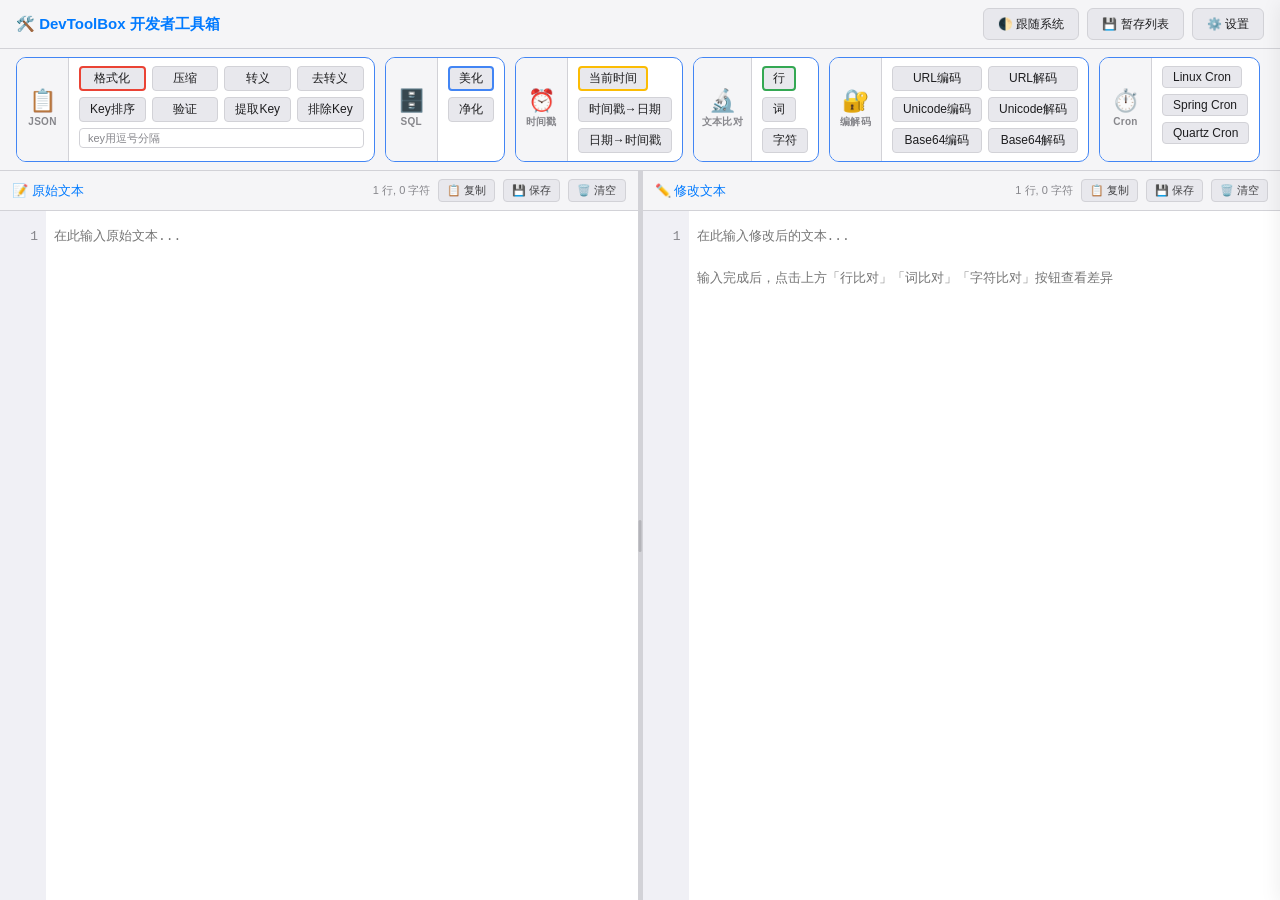
<file: index.html>
<!DOCTYPE html>
<html lang="zh-CN">
<head>
    <meta charset="UTF-8">
    <meta name="viewport" content="width=device-width, initial-scale=1.0">
    <title>DevToolBox 开发者工具箱</title>
    <link rel="stylesheet" href="css/style.css">
</head>
<body>
    <div class="app-container full-page">
        <!-- 顶部标题栏 -->
        <header class="toolbar full-page-toolbar">
            <div class="logo">🛠️ DevToolBox 开发者工具箱</div>
            <div class="toolbar-actions">
                <button id="btn-theme" class="action-btn" title="切换主题">🌙 主题</button>
                <button id="btn-storage" class="action-btn" title="数据暂存">💾 暂存列表</button>
                <a href="settings.html" class="action-btn" title="设置">⚙️ 设置</a>
            </div>
        </header>

        <!-- 功能区：动态渲染，根据配置显示/排序 -->
        <div class="function-area" id="function-area-container">
            <!-- 功能按钮由JS动态渲染 -->
        </div>

        <!-- 主内容区：左右分栏 -->
        <main class="main-content full-page-main">
            <!-- 左栏：输入区 -->
            <section class="panel input-panel" id="input-panel">
                <div class="panel-header">
                    <span class="panel-title diff-mode" id="input-panel-title">📝 原始文本</span>
                    <div class="panel-actions">
                        <span class="char-count" id="input-count">0 行, 0 字符</span>
                        <button class="panel-btn" id="btn-input-copy" title="复制输入内容">📋 复制</button>
                        <button class="panel-btn" id="btn-input-save" title="保存输入到暂存">💾 保存</button>
                        <button class="panel-btn" id="btn-input-clear" title="清空输入">🗑️ 清空</button>
                    </div>
                </div>
                <div class="code-area-wrapper">
                    <div class="line-numbers" id="input-line-numbers">1</div>
                    <textarea id="input-area" class="code-area code-area-with-lines" placeholder="在此输入原始文本..."></textarea>
                    <pre id="input-diff-view" class="code-area output-pre" style="display:none"><code id="input-diff-code"></code></pre>
                </div>
            </section>

            <!-- 可拖拽分割线 -->
            <div class="splitter" id="splitter" title="拖拽调整宽度"></div>

            <!-- 右栏：结果区 -->
            <section class="panel output-panel" id="output-panel">
                <div class="panel-header">
                    <span class="panel-title diff-mode" id="output-panel-title">✏️ 修改文本</span>
                    <div class="panel-actions">
                        <span class="status" id="status">就绪</span>
                        <button class="panel-btn diff-only" id="btn-diff-reset" title="重新编辑" style="display:none">🔄 重新编辑</button>
                        <button class="panel-btn json-tree-only" id="btn-json-expand" title="全部展开" style="display:none">▾ 展开</button>
                        <button class="panel-btn json-tree-only" id="btn-json-collapse" title="全部折叠" style="display:none">▸ 折叠</button>
                        <button class="panel-btn" id="btn-output-copy" title="复制结果">📋 复制</button>
                        <button class="panel-btn" id="btn-output-save" title="保存结果到暂存">💾 保存</button>
                        <button class="panel-btn" id="btn-output-clear" title="清空结果">🗑️ 清空</button>
                    </div>
                </div>
                <div class="diff-stats-wrapper" id="diff-stats-wrapper" style="display:none"></div>
                <div class="code-area-wrapper">
                    <div class="line-numbers" id="output-line-numbers">1</div>
                    <textarea id="output-textarea" class="code-area code-area-with-lines" placeholder="在此输入修改后的文本...&#10;&#10;输入完成后，点击上方「行比对」「词比对」「字符比对」按钮查看差异"></textarea>
                    <pre id="output-area" class="code-area output-pre" style="display:none"><code id="output-code"></code></pre>
                    <div id="json-tree-root" class="json-tree" style="display:none"></div>
                </div>
            </section>
        </main>
    </div>

    <!-- 数据暂存面板（侧边抽屉） -->
    <div class="storage-drawer" id="storage-drawer">
        <div class="storage-drawer-header">
            <h3>💾 数据暂存</h3>
            <button class="close-btn" id="storage-close">×</button>
        </div>
        <div class="storage-drawer-actions">
            <button class="func-btn primary" id="storage-save">保存当前内容</button>
            <button class="func-btn danger" id="storage-clear-all">清空全部</button>
        </div>
        <div class="storage-header">
            <input type="text" id="storage-search" placeholder="搜索暂存内容...">
            <span class="storage-count" id="storage-count">0/100</span>
        </div>
        <div class="storage-list" id="storage-list">
            <!-- 动态生成存储项 -->
        </div>
    </div>
    <div class="drawer-overlay" id="drawer-overlay"></div>

    <!-- 重命名弹窗 -->
    <div class="rename-modal" id="rename-modal" style="display: none;">
        <div class="rename-modal-content">
            <h4>重命名</h4>
            <input type="text" id="rename-input" class="func-input" style="width: 100%; min-width: auto; margin: 12px 0;" placeholder="输入新名称">
            <div class="btn-group" style="justify-content: flex-end; margin-top: 16px;">
                <button class="btn" id="rename-cancel">取消</button>
                <button class="btn primary" id="rename-confirm">确定</button>
            </div>
        </div>
    </div>

    <!-- Toast 提示 -->
    <div class="toast" id="toast"></div>

    <!-- 引入功能模块 -->
    <script src="js/modules/json-tools.js"></script>
    <script src="js/modules/codec-tools.js"></script>
    <script src="js/modules/timestamp.js"></script>
    <script src="js/modules/storage.js"></script>
    <script src="js/modules/cron-parser.js"></script>
    <script src="js/modules/sql-tools.js"></script>
    <script src="js/modules/diff-tools.js"></script>
    <script src="js/modules/usage-stats.js"></script>
    <script src="js/app.js"></script>
</body>
</html>
</file>
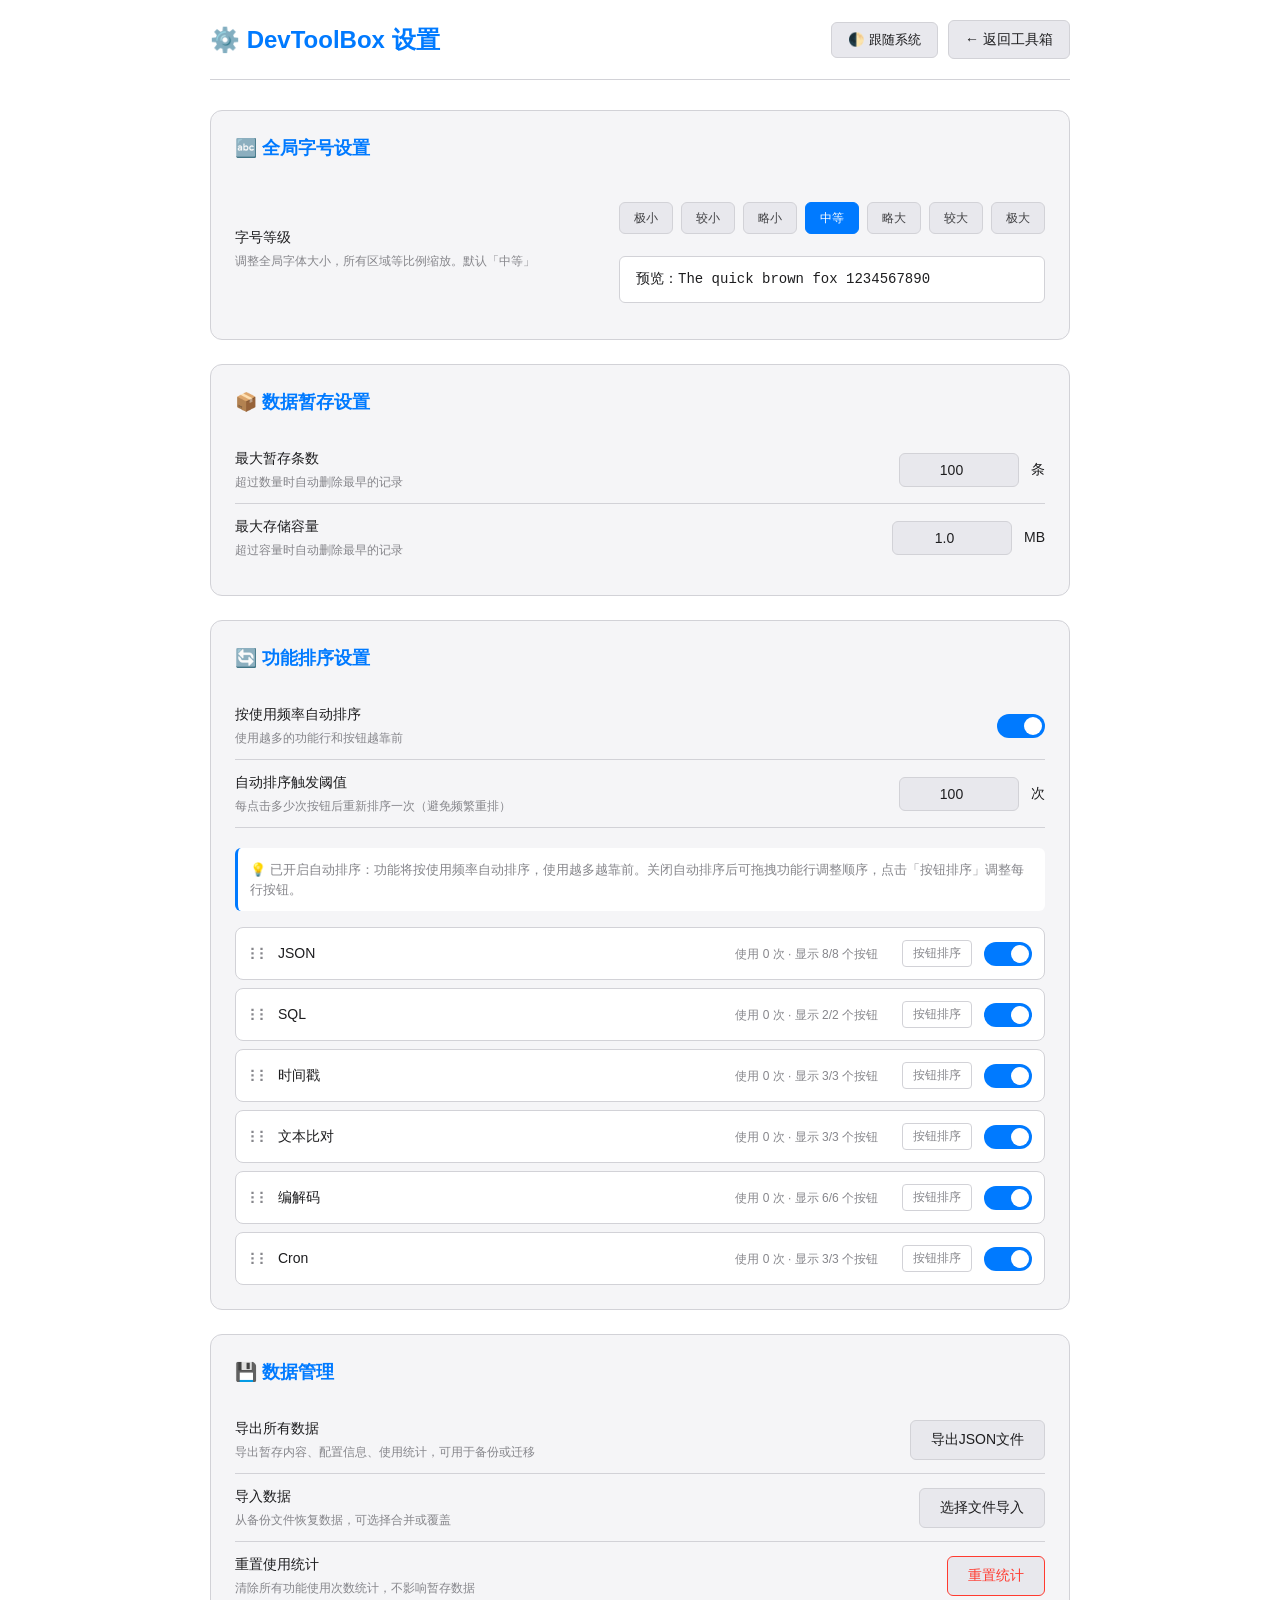
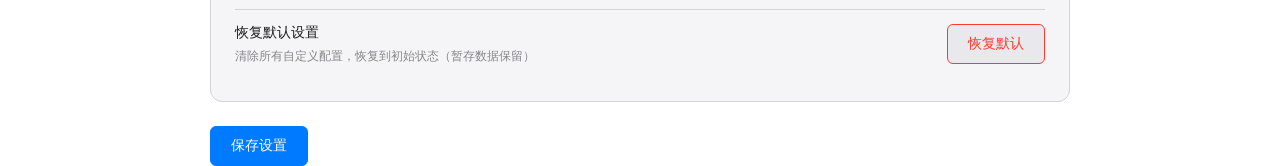
<file: settings.html>
<!DOCTYPE html>
<html lang="zh-CN">
<head>
    <meta charset="UTF-8">
    <meta name="viewport" content="width=device-width, initial-scale=1.0">
    <title>DevToolBox 设置</title>
    <link rel="stylesheet" href="css/style.css">
    <style>
        body {
            overflow: auto;
            padding: 20px;
            max-width: 900px;
            margin: 0 auto;
        }
        .settings-header {
            display: flex;
            align-items: center;
            justify-content: space-between;
            margin-bottom: 30px;
            padding-bottom: 20px;
            border-bottom: 1px solid var(--border);
        }
        .settings-header h1 {
            font-size: var(--fs-5xl);
            color: var(--accent);
        }
        .back-btn {
            padding: 8px 16px;
            border: 1px solid var(--border);
            background: var(--bg-tertiary);
            color: var(--text-primary);
            border-radius: 6px;
            cursor: pointer;
            text-decoration: none;
        }
        .back-btn:hover {
            border-color: var(--accent);
            color: var(--accent);
        }
        .settings-section {
            background: var(--bg-secondary);
            border-radius: 12px;
            padding: 24px;
            margin-bottom: 24px;
            border: 1px solid var(--border);
        }
        .section-title {
            font-size: var(--fs-4xl);
            font-weight: 600;
            margin-bottom: 20px;
            color: var(--accent);
            display: flex;
            align-items: center;
            gap: 8px;
        }
        .setting-row {
            display: flex;
            align-items: center;
            justify-content: space-between;
            padding: 12px 0;
            border-bottom: 1px solid var(--border);
        }
        .setting-row:last-child {
            border-bottom: none;
        }
        .setting-label {
            flex: 1;
        }
        .setting-label h4 {
            font-size: var(--fs-xl);
            font-weight: 500;
            margin-bottom: 4px;
        }
        .setting-label p {
            font-size: var(--fs-md);
            color: var(--text-muted);
        }
        .setting-control {
            display: flex;
            align-items: center;
            gap: 12px;
        }
        .setting-input {
            padding: 8px 12px;
            border: 1px solid var(--border);
            background: var(--bg-tertiary);
            color: var(--text-primary);
            border-radius: 6px;
            font-size: var(--fs-xl);
            width: 120px;
            text-align: center;
        }
        .setting-input:focus {
            outline: none;
            border-color: var(--accent);
        }
        /* 开关样式 */
        .switch {
            position: relative;
            width: 48px;
            height: 24px;
        }
        .switch input {
            opacity: 0;
            width: 0;
            height: 0;
        }
        .slider {
            position: absolute;
            cursor: pointer;
            top: 0;
            left: 0;
            right: 0;
            bottom: 0;
            background-color: var(--border);
            transition: .3s;
            border-radius: 24px;
        }
        .slider:before {
            position: absolute;
            content: "";
            height: 18px;
            width: 18px;
            left: 3px;
            bottom: 3px;
            background-color: white;
            transition: .3s;
            border-radius: 50%;
        }
        input:checked + .slider {
            background-color: var(--accent);
        }
        input:checked + .slider:before {
            transform: translateX(24px);
        }
        /* 排序列表 */
        .sort-list {
            display: flex;
            flex-direction: column;
            gap: 8px;
        }
        .sort-item {
            display: flex;
            align-items: center;
            gap: 12px;
            padding: 12px;
            background: var(--bg-primary);
            border: 1px solid var(--border);
            border-radius: 8px;
            transition: all 0.2s;
        }
        .sort-item.dragging {
            opacity: 0.5;
            border-style: dashed;
        }
        .sort-item.drag-over {
            border-color: var(--accent);
            border-style: dashed;
            background: var(--bg-tertiary);
        }
        .drag-handle {
            cursor: grab;
            color: var(--text-muted);
            font-size: var(--fs-4xl);
            user-select: none;
        }
        .drag-handle:active {
            cursor: grabbing;
        }
        .sort-item-name {
            flex: 1;
            font-size: var(--fs-xl);
        }
        .sort-item-count {
            font-size: var(--fs-md);
            color: var(--text-muted);
            margin-right: 12px;
        }
        /* 按钮组 */
        .btn-group {
            display: flex;
            gap: 12px;
            margin-top: 20px;
            flex-wrap: wrap;
        }
        .btn {
            padding: 10px 20px;
            border: 1px solid var(--border);
            background: var(--bg-tertiary);
            color: var(--text-primary);
            border-radius: 6px;
            cursor: pointer;
            font-size: var(--fs-xl);
            transition: all 0.2s;
        }
        .btn:hover {
            border-color: var(--accent);
            color: var(--accent);
        }
        .btn.primary {
            background: var(--accent);
            color: white;
            border-color: var(--accent);
        }
        .btn.primary:hover {
            background: var(--accent-hover);
        }
        .btn.danger {
            border-color: var(--error);
            color: var(--error);
        }
        .btn.danger:hover {
            background: var(--error);
            color: white;
        }
        /* 按钮排序按钮 */
        .btn-sort-buttons {
            padding: 4px 10px;
            font-size: var(--fs-md);
            border: 1px solid var(--border);
            background: var(--bg-primary);
            color: var(--text-muted);
            border-radius: 4px;
            cursor: pointer;
            transition: all 0.2s;
        }
        .btn-sort-buttons:hover {
            border-color: var(--accent);
            color: var(--accent);
        }
        /* 弹窗遮罩 */
        .modal-overlay {
            position: fixed;
            top: 0;
            left: 0;
            right: 0;
            bottom: 0;
            background: rgba(0,0,0,0.5);
            display: none;
            align-items: center;
            justify-content: center;
            z-index: 3000;
        }
        .modal-overlay.show {
            display: flex;
        }
        .modal {
            background: var(--bg-secondary);
            border-radius: 12px;
            width: 480px;
            max-width: 90vw;
            max-height: 80vh;
            overflow: hidden;
            display: flex;
            flex-direction: column;
            border: 1px solid var(--border);
            box-shadow: 0 10px 40px rgba(0,0,0,0.3);
        }
        .modal-header {
            padding: 16px 20px;
            border-bottom: 1px solid var(--border);
            display: flex;
            align-items: center;
            justify-content: space-between;
        }
        .modal-header h3 {
            font-size: var(--fs-3xl);
            font-weight: 600;
            margin: 0;
        }
        .modal-close {
            width: 28px;
            height: 28px;
            border: none;
            background: transparent;
            color: var(--text-muted);
            font-size: calc(20px * var(--font-scale));
            cursor: pointer;
            border-radius: 4px;
            display: flex;
            align-items: center;
            justify-content: center;
        }
        .modal-close:hover {
            background: var(--bg-tertiary);
            color: var(--text-primary);
        }
        .modal-body {
            padding: 20px;
            overflow-y: auto;
            flex: 1;
        }
        .modal-tip {
            font-size: var(--fs-md);
            color: var(--text-muted);
            margin-bottom: 16px;
            padding: 10px;
            background: var(--bg-primary);
            border-radius: 6px;
            border-left: 3px solid var(--accent);
        }
        /* 弹窗内按钮项 */
        .modal .sub-item {
            display: flex;
            align-items: center;
            gap: 8px;
            padding: 10px 12px;
            background: var(--bg-primary);
            border: 1px solid var(--border);
            border-radius: 8px;
            font-size: var(--fs-xl);
            margin-bottom: 8px;
            transition: all 0.2s;
        }
        .modal .sub-item:hover {
            border-color: var(--accent);
        }
        .modal .sub-item .item-name {
            flex: 1;
            font-weight: 500;
        }
        .modal .sub-item .item-count {
            font-size: var(--fs-md);
            color: var(--text-muted);
            margin-right: 8px;
        }
        /* 排序按钮组 */
        .sort-btn-group {
            display: flex;
            gap: 4px;
            margin-right: 8px;
        }
        .sort-btn {
            width: 28px;
            height: 28px;
            border: 1px solid var(--border);
            background: var(--bg-secondary);
            color: var(--text-secondary);
            border-radius: 4px;
            cursor: pointer;
            font-size: var(--fs-xl);
            display: flex;
            align-items: center;
            justify-content: center;
            padding: 0;
            transition: all 0.15s;
        }
        .sort-btn:hover:not(:disabled) {
            border-color: var(--accent);
            color: var(--accent);
            background: var(--bg-tertiary);
        }
        .sort-btn:disabled {
            opacity: 0.3;
            cursor: not-allowed;
        }
        /* 更明显的开关样式 */
        .modal .switch {
            transform: scale(1);
        }
        .modal .switch input:checked + .slider {
            background-color: var(--accent);
        }
        .modal .switch .slider:before {
            background-color: white;
            box-shadow: 0 1px 3px rgba(0,0,0,0.2);
        }
        .modal-footer {
            padding: 16px 20px;
            border-top: 1px solid var(--border);
            display: flex;
            justify-content: flex-end;
            gap: 12px;
        }
        .toast {
            position: fixed;
            bottom: 30px;
            left: 50%;
            transform: translateX(-50%) translateY(100px);
            padding: 12px 24px;
            background: var(--bg-tertiary);
            color: var(--text-primary);
            border-radius: 8px;
            font-size: var(--fs-lg);
            box-shadow: 0 4px 20px var(--shadow);
            opacity: 0;
            transition: all 0.3s ease;
            z-index: 2000;
        }
        .toast.show {
            transform: translateX(-50%) translateY(0);
            opacity: 1;
        }
        .toast.success {
            border-left: 4px solid var(--success);
        }
        .toast.error {
            border-left: 4px solid var(--error);
        }
        #import-file {
            display: none;
        }
        .sort-tip {
            font-size: var(--fs-lg);
            color: var(--text-muted);
            margin-bottom: 16px;
            padding: 12px;
            background: var(--bg-primary);
            border-radius: 6px;
            border-left: 3px solid var(--accent);
        }
    </style>
</head>
<body>
    <div class="settings-header">
        <h1>⚙️ DevToolBox 设置</h1>
        <div style="display: flex; gap: 10px; align-items: center;">
            <button id="theme-toggle" class="back-btn" title="切换主题">🌓 主题</button>
            <a href="index.html" class="back-btn">← 返回工具箱</a>
        </div>
    </div>

    <!-- 全局字号设置 -->
    <div class="settings-section">
        <div class="section-title">🔤 全局字号设置</div>
        <div class="setting-row">
            <div class="setting-label">
                <h4>字号等级</h4>
                <p>调整全局字体大小，所有区域等比例缩放。默认「中等」</p>
            </div>
            <div class="setting-control" style="flex-direction: column; align-items: stretch; gap: 10px;">
                <div class="font-scale-options" id="font-scale-options">
                    <div class="font-scale-option">
                        <input type="radio" name="font-scale" id="fs-0" value="0.8">
                        <label for="fs-0">极小</label>
                    </div>
                    <div class="font-scale-option">
                        <input type="radio" name="font-scale" id="fs-1" value="0.9">
                        <label for="fs-1">较小</label>
                    </div>
                    <div class="font-scale-option">
                        <input type="radio" name="font-scale" id="fs-2" value="0.95">
                        <label for="fs-2">略小</label>
                    </div>
                    <div class="font-scale-option">
                        <input type="radio" name="font-scale" id="fs-3" value="1" checked>
                        <label for="fs-3">中等</label>
                    </div>
                    <div class="font-scale-option">
                        <input type="radio" name="font-scale" id="fs-4" value="1.1">
                        <label for="fs-4">略大</label>
                    </div>
                    <div class="font-scale-option">
                        <input type="radio" name="font-scale" id="fs-5" value="1.2">
                        <label for="fs-5">较大</label>
                    </div>
                    <div class="font-scale-option">
                        <input type="radio" name="font-scale" id="fs-6" value="1.35">
                        <label for="fs-6">极大</label>
                    </div>
                </div>
                <div class="font-scale-preview" id="font-scale-preview">
                    预览：The quick brown fox 1234567890
                </div>
            </div>
        </div>
    </div>

    <!-- 暂存设置 -->
    <div class="settings-section">
        <div class="section-title">📦 数据暂存设置</div>
        <div class="setting-row">
            <div class="setting-label">
                <h4>最大暂存条数</h4>
                <p>超过数量时自动删除最早的记录</p>
            </div>
            <div class="setting-control">
                <input type="number" id="max-items" class="setting-input" min="10" max="500" value="100">
                <span>条</span>
            </div>
        </div>
        <div class="setting-row">
            <div class="setting-label">
                <h4>最大存储容量</h4>
                <p>超过容量时自动删除最早的记录</p>
            </div>
            <div class="setting-control">
                <input type="number" id="max-size" class="setting-input" min="0.1" max="10" step="0.1" value="1">
                <span>MB</span>
            </div>
        </div>
    </div>

    <!-- 排序设置 -->
    <div class="settings-section">
        <div class="section-title">🔄 功能排序设置</div>
        <div class="setting-row">
            <div class="setting-label">
                <h4>按使用频率自动排序</h4>
                <p>使用越多的功能行和按钮越靠前</p>
            </div>
            <div class="setting-control">
                <label class="switch">
                    <input type="checkbox" id="auto-sort" checked>
                    <span class="slider"></span>
                </label>
            </div>
        </div>
        <div class="setting-row">
            <div class="setting-label">
                <h4>自动排序触发阈值</h4>
                <p>每点击多少次按钮后重新排序一次（避免频繁重排）</p>
            </div>
            <div class="setting-control">
                <input type="number" id="sort-threshold" class="setting-input" min="10" max="1000" value="100">
                <span>次</span>
            </div>
        </div>
        <div id="sort-config" style="margin-top: 20px;">
            <div class="sort-tip" id="sort-tip">
                💡 关闭「按使用频率自动排序」后，可拖拽调整功能行和按钮的顺序，开关控制是否显示。
            </div>
            <div class="sort-list" id="rows-sort-list">
                <!-- 动态生成 -->
            </div>
        </div>
    </div>

    <!-- 数据管理 -->
    <div class="settings-section">
        <div class="section-title">💾 数据管理</div>
        <div class="setting-row">
            <div class="setting-label">
                <h4>导出所有数据</h4>
                <p>导出暂存内容、配置信息、使用统计，可用于备份或迁移</p>
            </div>
            <div class="setting-control">
                <button class="btn" id="btn-export">导出JSON文件</button>
            </div>
        </div>
        <div class="setting-row">
            <div class="setting-label">
                <h4>导入数据</h4>
                <p>从备份文件恢复数据，可选择合并或覆盖</p>
            </div>
            <div class="setting-control">
                <button class="btn" id="btn-import">选择文件导入</button>
                <input type="file" id="import-file" accept=".json">
            </div>
        </div>
        <div class="setting-row">
            <div class="setting-label">
                <h4>重置使用统计</h4>
                <p>清除所有功能使用次数统计，不影响暂存数据</p>
            </div>
            <div class="setting-control">
                <button class="btn danger" id="btn-reset-stats">重置统计</button>
            </div>
        </div>
        <div class="setting-row">
            <div class="setting-label">
                <h4>恢复默认设置</h4>
                <p>清除所有自定义配置，恢复到初始状态（暂存数据保留）</p>
            </div>
            <div class="setting-control">
                <button class="btn danger" id="btn-reset-all">恢复默认</button>
            </div>
        </div>
    </div>

    <div class="btn-group">
        <button class="btn primary" id="btn-save">保存设置</button>
    </div>

    <div class="toast" id="toast"></div>

    <!-- 按钮排序弹窗 -->
    <div class="modal-overlay" id="button-sort-modal">
        <div class="modal">
            <div class="modal-header">
                <h3 id="modal-title">按钮排序</h3>
                <button class="modal-close" id="modal-close">×</button>
            </div>
            <div class="modal-body">
                <div class="modal-tip">
                    💡 点击 ⏫置顶 ⬆️上移 ⬇️下移 ⏬置底 按钮调整顺序，右侧开关控制按钮是否显示。
                </div>
                <div class="sort-list" id="modal-buttons-list"></div>
            </div>
            <div class="modal-footer">
                <button class="btn" id="modal-cancel">取消</button>
                <button class="btn primary" id="modal-confirm">确定</button>
            </div>
        </div>
    </div>

    <!-- 所有JS都是外部文件，符合CSP要求，零内联脚本 -->
    <script src="js/modules/usage-stats.js"></script>
    <script src="js/modules/storage.js"></script>
    <script src="js/settings.js"></script>
</body>
</html>
</file>
<file: css/style.css>
/* ==========================================
   DevToolBox - Style System v2.1
   Unified design tokens + compact layout
   + Global font scale system
   + Google-color top-4 button borders
   ========================================== */

/* --- 1. Design Tokens --- */
:root {
    /* Colors - Dark theme (default) */
    --bg-primary: #1e1e2e;
    --bg-secondary: #2d2d3f;
    --bg-tertiary: #363649;
    --bg-elevated: #313244;
    --text-primary: #cdd6f4;
    --text-secondary: #a6adc8;
    --text-muted: #6c7086;
    --accent: #89b4fa;
    --accent-hover: #74c7ec;
    --accent-soft: rgba(137, 180, 250, 0.12);
    --success: #a6e3a1;
    --warning: #f9e2af;
    --error: #f38ba8;
    --border: #45475a;
    --border-light: #3b3d52;
    --shadow: rgba(0, 0, 0, 0.3);
    --line-number-bg: #252535;
    --line-number-color: #585b70;

    /* Google logo colors for top-4 buttons */
    --google-red: #ea4335;
    --google-blue: #4285f4;
    --google-yellow: #fbbc04;
    --google-green: #34a853;

    /* Spacing scale */
    --space-xs: 4px;
    --space-sm: 8px;
    --space-md: 12px;
    --space-lg: 16px;
    --space-xl: 24px;

    /* Radius scale */
    --radius-sm: 4px;
    --radius-md: 6px;
    --radius-lg: 8px;
    --radius-xl: 12px;

    /* Shadow scale */
    --shadow-sm: 0 1px 2px rgba(0, 0, 0, 0.08);
    --shadow-md: 0 2px 8px rgba(0, 0, 0, 0.12);
    --shadow-lg: 0 4px 20px rgba(0, 0, 0, 0.16);

    /* Transitions */
    --t-fast: 0.15s ease;
    --t-normal: 0.2s ease;
    --t-slow: 0.3s ease;

    /* Global font scale (1.0 = medium default) */
    --font-scale: 1;

    /* Font size scale (all derive from --font-scale) */
    --fs-xs:  calc(10px * var(--font-scale));
    --fs-sm:  calc(11px * var(--font-scale));
    --fs-md:  calc(12px * var(--font-scale));
    --fs-lg:  calc(13px * var(--font-scale));
    --fs-xl:  calc(14px * var(--font-scale));
    --fs-2xl: calc(15px * var(--font-scale));
    --fs-3xl: calc(16px * var(--font-scale));
    --fs-4xl: calc(18px * var(--font-scale));
    --fs-5xl: calc(24px * var(--font-scale));
}

[data-theme="light"] {
    --bg-primary: #ffffff;
    --bg-secondary: #f5f5f7;
    --bg-tertiary: #e8e8ed;
    --bg-elevated: #ffffff;
    --text-primary: #1d1d1f;
    --text-secondary: #424245;
    --text-muted: #86868b;
    --accent: #007aff;
    --accent-hover: #0066cc;
    --accent-soft: rgba(0, 122, 255, 0.08);
    --success: #34c759;
    --warning: #ff9500;
    --error: #ff3b30;
    --border: #d2d2d7;
    --border-light: #e2e2e7;
    --shadow: rgba(0, 0, 0, 0.1);
    --line-number-bg: #f0f0f5;
    --line-number-color: #86868b;

    --shadow-sm: 0 1px 2px rgba(0, 0, 0, 0.04);
    --shadow-md: 0 2px 8px rgba(0, 0, 0, 0.06);
    --shadow-lg: 0 4px 20px rgba(0, 0, 0, 0.08);
}

/* --- 2. Reset & Base --- */
* {
    margin: 0;
    padding: 0;
    box-sizing: border-box;
}

html, body {
    height: 100%;
    width: 100%;
}

body {
    font-family: -apple-system, BlinkMacSystemFont, 'Segoe UI', Roboto, 'Helvetica Neue', Arial, sans-serif;
    background: var(--bg-primary);
    color: var(--text-primary);
    font-size: var(--fs-xl);
    line-height: 1.5;
    overflow: hidden;
}

/* --- 3. App Layout --- */
.app-container {
    display: flex;
    flex-direction: column;
    height: 100vh;
    width: 100vw;
}

/* --- 4. Toolbar --- */
.toolbar {
    display: flex;
    align-items: center;
    justify-content: space-between;
    padding: var(--space-sm) var(--space-lg);
    background: var(--bg-secondary);
    border-bottom: 1px solid var(--border);
    gap: var(--space-md);
    flex-shrink: 0;
}

.logo {
    font-size: var(--fs-2xl);
    font-weight: 600;
    color: var(--accent);
    white-space: nowrap;
}

.toolbar-actions {
    display: flex;
    gap: var(--space-sm);
}

.action-btn {
    padding: 6px 14px;
    border: 1px solid var(--border);
    background: var(--bg-tertiary);
    color: var(--text-primary);
    border-radius: var(--radius-md);
    cursor: pointer;
    font-size: var(--fs-md);
    transition: all var(--t-normal);
    text-decoration: none;
    display: inline-flex;
    align-items: center;
}

.action-btn:hover {
    background: var(--accent);
    color: white;
    border-color: var(--accent);
    box-shadow: var(--shadow-sm);
}

/* --- 5. Function Area (卡片式布局) --- */
.function-area {
    display: flex;
    flex-wrap: wrap;
    gap: 10px;
    padding: var(--space-sm) var(--space-lg);
    background: var(--bg-secondary);
    border-bottom: 1px solid var(--border);
    flex-shrink: 0;
}

.func-block {
    flex: 0 1 auto;
    min-width: 0;
    max-width: 480px;
    display: flex;
    align-items: stretch;
    border: 1.5px solid var(--google-blue);
    border-radius: 10px;
    background: var(--bg-primary);
    overflow: hidden;
    transition: box-shadow var(--t-normal), transform var(--t-normal);
}

.func-block:hover {
    box-shadow: 0 2px 12px rgba(66, 133, 244, 0.15);
    transform: translateY(-1px);
}

.func-block-info {
    flex: 0 0 auto;
    display: flex;
    flex-direction: column;
    align-items: center;
    justify-content: center;
    gap: 2px;
    padding: 8px 8px;
    min-width: 52px;
    background: var(--bg-secondary);
    border-right: 1px solid var(--border);
}

.func-block-logo {
    font-size: 22px;
    line-height: 1;
}

.func-block-desc {
    font-size: var(--fs-xs);
    color: var(--text-muted);
    font-weight: 600;
    white-space: nowrap;
    letter-spacing: 0.3px;
}

.func-block-btns {
    flex: 0 1 auto;
    display: grid;
    grid-template-columns: repeat(var(--btn-cols, 2), minmax(0, 1fr));
    gap: 6px;
    padding: 8px 10px;
    min-width: 0;
    align-content: start;
    justify-content: start;
}

.func-block-btns .func-btn {
    min-width: 0;
    max-width: 100%;
    overflow: hidden;
    text-overflow: ellipsis;
    white-space: nowrap;
}

/* 1 列布局：按钮按内容自然宽度左对齐，避免单按钮过宽 */
.func-block-btns[style*="--btn-cols: 1"] .func-btn {
    width: auto;
    max-width: 220px;
    justify-self: start;
}

.func-block-btns .func-input,
.func-block-btns .func-input-full {
    grid-column: 1 / -1;
    margin: 0;
    width: 100%;
}

.func-input {
    padding: 3px var(--space-sm);
    border: 1px solid var(--border);
    background: var(--bg-primary);
    color: var(--text-primary);
    border-radius: var(--radius-sm);
    font-size: var(--fs-sm);
    outline: none;
}

.func-input:focus {
    border-color: var(--accent);
    box-shadow: 0 0 0 2px var(--accent-soft);
}

.func-input::placeholder {
    color: var(--text-muted);
}

/* --- 6. Main Content & Splitter --- */
.main-content {
    display: flex;
    flex: 1;
    overflow: hidden;
    min-height: 0;
}

.full-page-main {
    padding: 0;
}

.splitter {
    width: 5px;
    background: var(--border);
    cursor: col-resize;
    flex-shrink: 0;
    position: relative;
    transition: background var(--t-normal);
    z-index: 5;
}

.splitter::after {
    content: '';
    position: absolute;
    top: 50%;
    left: 50%;
    transform: translate(-50%, -50%);
    width: 3px;
    height: 32px;
    background: var(--text-muted);
    border-radius: var(--radius-sm);
    opacity: 0.4;
    transition: all var(--t-normal);
}

.splitter:hover {
    background: var(--accent);
}

.splitter:hover::after {
    opacity: 1;
    background: white;
}

.splitter.dragging {
    background: var(--accent);
}

.splitter.dragging::after {
    opacity: 1;
    background: white;
    height: 48px;
}

/* --- 7. Panels --- */
.panel {
    flex: 1;
    display: flex;
    flex-direction: column;
    min-width: 0;
    overflow: hidden;
}

.panel-header {
    display: flex;
    align-items: center;
    justify-content: space-between;
    padding: var(--space-sm) var(--space-md);
    background: var(--bg-secondary);
    border-bottom: 1px solid var(--border);
    flex-shrink: 0;
}

.panel-title {
    font-weight: 500;
    font-size: var(--fs-lg);
}

.panel-actions {
    display: flex;
    align-items: center;
    gap: var(--space-sm);
}

.panel-btn {
    padding: 3px var(--space-sm);
    border: 1px solid var(--border);
    background: var(--bg-tertiary);
    color: var(--text-secondary);
    border-radius: var(--radius-sm);
    cursor: pointer;
    font-size: var(--fs-sm);
    transition: all var(--t-normal);
}

.panel-btn:hover {
    border-color: var(--accent);
    color: var(--accent);
    background: var(--accent-soft);
}

.panel-btn:active {
    transform: scale(0.96);
}

.char-count, .status {
    font-size: var(--fs-sm);
    color: var(--text-muted);
}

.status.success {
    color: var(--success);
}

.status.error {
    color: var(--error);
}

/* --- 8. Code Areas & Line Numbers --- */
.code-area-wrapper {
    flex: 1;
    display: flex;
    overflow: hidden;
    position: relative;
    min-height: 0;
}

.line-numbers {
    background: var(--line-number-bg);
    color: var(--line-number-color);
    padding: var(--space-lg) var(--space-sm) var(--space-lg) var(--space-md);
    text-align: right;
    font-family: 'SF Mono', Monaco, 'Cascadia Code', 'Roboto Mono', Consolas, 'Courier New', monospace;
    font-size: var(--fs-lg);
    line-height: 1.6;
    user-select: none;
    overflow: hidden;
    min-width: 46px;
    white-space: pre;
    flex-shrink: 0;
}

.code-area {
    flex: 1;
    width: 100%;
    padding: var(--space-lg);
    border: none;
    background: var(--bg-primary);
    color: var(--text-primary);
    font-family: 'SF Mono', Monaco, 'Cascadia Code', 'Roboto Mono', Consolas, 'Courier New', monospace;
    font-size: var(--fs-lg);
    line-height: 1.6;
    resize: none;
    outline: none;
    tab-size: 2;
    overflow: auto;
}

.code-area-with-lines {
    padding-left: var(--space-sm);
}

.output-pre {
    margin: 0;
    padding: var(--space-lg) var(--space-lg) var(--space-lg) var(--space-sm);
    white-space: pre;
    overflow: auto;
}

#output-code {
    display: block;
    font-family: 'SF Mono', Monaco, 'Cascadia Code', 'Roboto Mono', Consolas, 'Courier New', monospace;
    font-size: var(--fs-lg);
    line-height: 1.6;
    white-space: pre;
}

/* --- 9. Buttons --- */
.func-btn {
    padding: 3px 10px;
    border: 1px solid var(--border);
    background: var(--bg-tertiary);
    color: var(--text-primary);
    border-radius: var(--radius-sm);
    cursor: pointer;
    font-size: var(--fs-md);
    transition: all var(--t-normal);
    white-space: nowrap;
    position: relative;
}

.func-btn:hover {
    border-color: var(--accent);
    color: var(--accent);
    background: var(--accent-soft);
}

.func-btn:active {
    transform: scale(0.95);
}

/* Top-4 frequent buttons: Google logo color borders */
.func-btn.top-1 {
    border: 2px solid var(--google-red);
    padding: 2px 9px;
}
.func-btn.top-1:hover {
    border-color: var(--google-red);
    color: var(--google-red);
    background: rgba(234, 67, 53, 0.12);
}

.func-btn.top-2 {
    border: 2px solid var(--google-blue);
    padding: 2px 9px;
}
.func-btn.top-2:hover {
    border-color: var(--google-blue);
    color: var(--google-blue);
    background: rgba(66, 133, 244, 0.12);
}

.func-btn.top-3 {
    border: 2px solid var(--google-yellow);
    padding: 2px 9px;
}
.func-btn.top-3:hover {
    border-color: var(--google-yellow);
    color: var(--google-yellow);
    background: rgba(251, 188, 4, 0.12);
}

.func-btn.top-4 {
    border: 2px solid var(--google-green);
    padding: 2px 9px;
}
.func-btn.top-4:hover {
    border-color: var(--google-green);
    color: var(--google-green);
    background: rgba(52, 168, 83, 0.12);
}

/* Active state (last clicked) */
.func-btn.active {
    background: var(--accent-soft);
    border-color: var(--accent);
    color: var(--accent);
}

/* Keep primary/danger for storage drawer context */
.func-btn.primary {
    background: var(--accent);
    color: white;
    border-color: var(--accent);
    font-weight: 500;
}

.func-btn.primary:hover {
    background: var(--accent-hover);
    border-color: var(--accent-hover);
    color: white;
    box-shadow: var(--shadow-sm);
}

.func-btn.danger {
    border-color: var(--error);
    color: var(--error);
}

.func-btn.danger:hover {
    background: var(--error);
    color: white;
}

/* Generic btn (modal) */
.btn {
    padding: 6px 16px;
    border: 1px solid var(--border);
    background: var(--bg-tertiary);
    color: var(--text-primary);
    border-radius: var(--radius-md);
    cursor: pointer;
    font-size: var(--fs-lg);
    transition: all var(--t-normal);
}

.btn:hover {
    border-color: var(--accent);
    color: var(--accent);
}

.btn.primary {
    background: var(--accent);
    color: white;
    border-color: var(--accent);
}

.btn.primary:hover {
    background: var(--accent-hover);
}

.btn-group {
    display: flex;
    gap: var(--space-sm);
    align-items: center;
}

/* --- 10. Syntax Highlighting --- */
.json-key { color: #89b4fa; }
.json-string { color: #a6e3a1; }
.json-number { color: #fab387; }
.json-boolean { color: #f38ba8; }
.json-null { color: #cba6f7; }
.json-bracket { color: var(--text-secondary); }

[data-theme="light"] .json-key { color: #0066cc; }
[data-theme="light"] .json-string { color: #248a37; }
[data-theme="light"] .json-number { color: #e67700; }
[data-theme="light"] .json-boolean { color: #d70015; }
[data-theme="light"] .json-null { color: #8e44ad; }

.sql-keyword { color: #89b4fa; font-weight: 500; }
.sql-string { color: #a6e3a1; }
.sql-comment { color: #6c7086; font-style: italic; }
.sql-number { color: #fab387; }
.sql-function { color: #f5c2e7; }

[data-theme="light"] .sql-keyword { color: #0066cc; font-weight: 500; }
[data-theme="light"] .sql-string { color: #248a37; }
[data-theme="light"] .sql-comment { color: #86868b; font-style: italic; }
[data-theme="light"] .sql-number { color: #e67700; }
[data-theme="light"] .sql-function { color: #ad1457; }

/* --- 11. Storage Drawer --- */
.storage-drawer {
    position: fixed;
    top: 0;
    right: -400px;
    width: 400px;
    height: 100vh;
    background: var(--bg-secondary);
    border-left: 1px solid var(--border);
    z-index: 1000;
    transition: right var(--t-slow);
    display: flex;
    flex-direction: column;
    box-shadow: var(--shadow-lg);
}

.storage-drawer.open {
    right: 0;
}

.drawer-overlay {
    position: fixed;
    top: 0;
    left: 0;
    right: 0;
    bottom: 0;
    background: rgba(0, 0, 0, 0.5);
    z-index: 999;
    opacity: 0;
    pointer-events: none;
    transition: opacity var(--t-slow);
}

.drawer-overlay.open {
    opacity: 1;
    pointer-events: auto;
}

.storage-drawer-header {
    display: flex;
    justify-content: space-between;
    align-items: center;
    padding: var(--space-md) var(--space-lg);
    border-bottom: 1px solid var(--border);
}

.storage-drawer-header h3 {
    font-size: var(--fs-2xl);
    font-weight: 600;
}

.close-btn {
    width: 28px;
    height: 28px;
    border: none;
    background: var(--bg-tertiary);
    color: var(--text-secondary);
    border-radius: 50%;
    font-size: calc(20px * var(--font-scale));
    cursor: pointer;
    display: flex;
    align-items: center;
    justify-content: center;
    line-height: 1;
    transition: all var(--t-normal);
}

.close-btn:hover {
    background: var(--error);
    color: white;
}

.storage-drawer-actions {
    display: flex;
    gap: var(--space-sm);
    padding: var(--space-md) var(--space-lg);
    border-bottom: 1px solid var(--border);
}

.storage-drawer-actions .func-btn {
    flex: 1;
    padding: 6px 14px;
    font-size: var(--fs-lg);
}

.storage-header {
    display: flex;
    gap: var(--space-md);
    padding: var(--space-md) var(--space-lg);
    background: var(--bg-secondary);
    border-bottom: 1px solid var(--border);
    align-items: center;
}

#storage-search {
    flex: 1;
    padding: var(--space-sm) var(--space-md);
    border: 1px solid var(--border);
    background: var(--bg-tertiary);
    color: var(--text-primary);
    border-radius: var(--radius-md);
    font-size: var(--fs-lg);
    outline: none;
}

#storage-search:focus {
    border-color: var(--accent);
}

.storage-count {
    font-size: var(--fs-md);
    color: var(--text-muted);
    white-space: nowrap;
}

.storage-list {
    flex: 1;
    overflow-y: auto;
    padding: var(--space-md);
}

.storage-item {
    padding: var(--space-md);
    background: var(--bg-primary);
    border: 1px solid var(--border);
    border-radius: var(--radius-lg);
    margin-bottom: var(--space-sm);
    cursor: pointer;
    transition: all var(--t-normal);
}

.storage-item:hover {
    border-color: var(--accent);
    box-shadow: var(--shadow-sm);
}

.storage-item-header {
    display: flex;
    justify-content: space-between;
    align-items: start;
    margin-bottom: 6px;
}

.storage-item-summary {
    font-weight: 500;
    font-size: var(--fs-lg);
    color: var(--text-primary);
    flex: 1;
    margin-right: var(--space-sm);
    overflow: hidden;
    text-overflow: ellipsis;
    white-space: nowrap;
}

.storage-item-time {
    font-size: var(--fs-sm);
    color: var(--text-muted);
    white-space: nowrap;
}

.storage-item-preview {
    font-size: var(--fs-md);
    color: var(--text-secondary);
    overflow: hidden;
    text-overflow: ellipsis;
    white-space: nowrap;
    margin-bottom: var(--space-sm);
}

.storage-item-actions {
    display: flex;
    gap: 6px;
}

.storage-item-actions button {
    padding: 3px var(--space-sm);
    font-size: var(--fs-sm);
    border: 1px solid var(--border);
    background: var(--bg-tertiary);
    color: var(--text-secondary);
    border-radius: var(--radius-sm);
    cursor: pointer;
    transition: all var(--t-normal);
}

.storage-item-actions button:hover {
    border-color: var(--accent);
    color: var(--accent);
}

.storage-item-actions button.delete:hover {
    border-color: var(--error);
    color: var(--error);
}

/* --- 12. Toast --- */
.toast {
    position: fixed;
    bottom: 30px;
    left: 50%;
    transform: translateX(-50%) translateY(100px);
    padding: var(--space-md) var(--space-xl);
    background: var(--bg-elevated);
    color: var(--text-primary);
    border: 1px solid var(--border);
    border-radius: var(--radius-lg);
    font-size: var(--fs-lg);
    box-shadow: var(--shadow-lg);
    opacity: 0;
    transition: all var(--t-slow);
    z-index: 2000;
    pointer-events: none;
}

.toast.show {
    transform: translateX(-50%) translateY(0);
    opacity: 1;
}

.toast.success {
    border-left: 3px solid var(--success);
}

.toast.error {
    border-left: 3px solid var(--error);
}

/* --- 13. Scrollbar --- */
::-webkit-scrollbar {
    width: 6px;
    height: 6px;
}

::-webkit-scrollbar-track {
    background: transparent;
}

::-webkit-scrollbar-thumb {
    background: var(--border);
    border-radius: var(--radius-sm);
}

::-webkit-scrollbar-thumb:hover {
    background: var(--text-muted);
}

/* --- 14. Special Results --- */
.cron-result {
    padding: var(--space-md) 0;
}

.cron-result-item {
    padding: var(--space-sm) var(--space-md);
    background: var(--bg-secondary);
    border-radius: var(--radius-sm);
    margin-bottom: 6px;
    font-family: 'SF Mono', Monaco, monospace;
    font-size: var(--fs-lg);
    cursor: pointer;
    transition: background var(--t-normal);
}

.cron-result-item:hover {
    background: var(--bg-tertiary);
}

.cron-next-label {
    color: var(--accent);
    font-weight: 500;
    margin-bottom: var(--space-sm);
}

.timestamp-result {
    padding: var(--space-sm) 0;
}

.timestamp-row {
    display: flex;
    justify-content: space-between;
    padding: var(--space-sm) 0;
    border-bottom: 1px solid var(--border);
}

.timestamp-row:last-child {
    border-bottom: none;
}

.timestamp-label {
    color: var(--text-secondary);
}

.timestamp-value {
    font-family: 'SF Mono', Monaco, monospace;
    color: var(--accent);
    cursor: pointer;
}

.timestamp-value:hover {
    text-decoration: underline;
}

/* --- 15. Modal --- */
.rename-modal {
    position: fixed;
    top: 0;
    left: 0;
    right: 0;
    bottom: 0;
    background: rgba(0, 0, 0, 0.5);
    z-index: 1500;
    display: flex;
    align-items: center;
    justify-content: center;
}

.rename-modal-content {
    background: var(--bg-secondary);
    padding: var(--space-xl);
    border-radius: var(--radius-xl);
    width: 400px;
    border: 1px solid var(--border);
    box-shadow: var(--shadow-lg);
}

.rename-modal-content h4 {
    margin: 0;
    font-size: var(--fs-3xl);
}

/* --- 16. Empty State --- */
.empty-state {
    text-align: center;
    padding: 60px 20px;
    color: var(--text-muted);
}

.empty-state-icon {
    font-size: 48px;
    margin-bottom: var(--space-lg);
    opacity: 0.5;
}

/* --- 17. Responsive --- */
@media (max-width: 900px) {
    body {
        overflow: auto;
    }

    .app-container {
        height: auto;
        min-height: 100vh;
    }

    .function-area {
        padding: var(--space-xs) var(--space-sm);
        gap: var(--space-xs);
    }

    .func-block {
        min-width: 0;
        max-width: 100%;
    }

    /* 窄屏时统一为 2 列，不再跟随 --btn-cols */
    .func-block-btns {
        grid-template-columns: repeat(2, minmax(0, 1fr)) !important;
    }

    .func-block-btns .func-input,
    .func-block-btns .func-input-full {
        grid-column: 1 / -1;
    }

    .func-btn {
        padding: 3px 8px;
        font-size: var(--fs-sm);
    }

    .func-input {
        font-size: var(--fs-xs);
    }

    .main-content {
        flex-direction: column;
        overflow: visible;
    }

    .panel {
        min-height: 280px;
    }

    .splitter {
        display: none;
    }

    .storage-drawer {
        width: 100%;
        right: -100%;
    }

    .logo {
        font-size: var(--fs-lg);
    }

    .action-btn {
        padding: 5px 10px;
        font-size: var(--fs-sm);
    }
}

/* --- 18. Font Size Setting (settings page) --- */
.font-scale-options {
    display: flex;
    gap: var(--space-sm);
    flex-wrap: wrap;
    margin-top: var(--space-sm);
}

.font-scale-option {
    display: flex;
    flex-direction: column;
    align-items: center;
    gap: 4px;
    cursor: pointer;
}

.font-scale-option input[type="radio"] {
    display: none;
}

.font-scale-option label {
    padding: 6px 14px;
    border: 1px solid var(--border);
    background: var(--bg-tertiary);
    color: var(--text-secondary);
    border-radius: var(--radius-md);
    font-size: var(--fs-md);
    transition: all var(--t-normal);
    white-space: nowrap;
    cursor: pointer;
}

.font-scale-option input[type="radio"]:checked + label {
    background: var(--accent);
    color: white;
    border-color: var(--accent);
    font-weight: 500;
}

.font-scale-option label:hover {
    border-color: var(--accent);
    color: var(--accent);
}

.font-scale-option input[type="radio"]:checked + label:hover {
    background: var(--accent-hover);
    color: white;
}

.font-scale-preview {
    margin-top: var(--space-md);
    padding: var(--space-md) var(--space-lg);
    background: var(--bg-primary);
    border: 1px solid var(--border);
    border-radius: var(--radius-md);
    font-family: 'SF Mono', Monaco, monospace;
}

/* --- 19. Diff 模式样式 --- */

/* diff 统计栏 */
.diff-stats-wrapper {
    flex-shrink: 0;
    padding: 0;
    background: var(--bg-secondary);
    border-bottom: 1px solid var(--border);
}

.diff-stats-bar {
    display: flex;
    align-items: center;
    gap: var(--space-md);
    padding: 4px var(--space-md);
    font-size: var(--fs-sm);
}

.diff-stats-type {
    font-weight: 600;
    color: var(--accent);
    padding: 2px 8px;
    background: var(--accent-soft);
    border-radius: var(--radius-sm);
}

.diff-stats-item {
    color: var(--text-secondary);
}

.diff-stats-add { color: var(--success); }
.diff-stats-del { color: var(--error); }
.diff-stats-eq  { color: var(--text-muted); }
.diff-stats-total { color: var(--text-secondary); margin-left: auto; }

/* 行级 diff — 每行一个 block */
.diff-line {
    display: block;
    padding: 0 4px;
    line-height: 1.6;
    white-space: pre-wrap;
    word-break: break-all;
}

.diff-eq {
    color: var(--text-secondary);
}

.diff-del {
    background: rgba(243, 139, 168, 0.15);
    color: var(--error);
    border-left: 3px solid var(--error);
    padding-left: 6px;
}

.diff-add {
    background: rgba(166, 227, 161, 0.15);
    color: var(--success);
    border-left: 3px solid var(--success);
    padding-left: 6px;
}

.diff-placeholder {
    background: var(--bg-tertiary);
    opacity: 0.3;
    border-left: 3px solid var(--border);
}

[data-theme="light"] .diff-del {
    background: rgba(255, 59, 48, 0.1);
}

[data-theme="light"] .diff-add {
    background: rgba(52, 199, 89, 0.1);
}

/* 词/字符级 diff — 内联高亮 */
.diff-eq-inline {
    color: var(--text-secondary);
}

.diff-del-inline {
    background: rgba(243, 139, 168, 0.25);
    color: var(--error);
    border-radius: 2px;
    text-decoration: line-through;
    text-decoration-color: rgba(243, 139, 168, 0.5);
}

.diff-add-inline {
    background: rgba(166, 227, 161, 0.25);
    color: var(--success);
    border-radius: 2px;
}

[data-theme="light"] .diff-del-inline {
    background: rgba(255, 59, 48, 0.15);
}

[data-theme="light"] .diff-add-inline {
    background: rgba(52, 199, 89, 0.15);
}

.diff-empty {
    color: var(--text-muted);
    font-style: italic;
    padding: var(--space-lg);
    display: block;
    text-align: center;
}

/* 重新编辑按钮 */
#btn-diff-reset {
    border-color: var(--accent);
    color: var(--accent);
    font-weight: 500;
}

#btn-diff-reset:hover {
    background: var(--accent);
    color: white;
}

/* diff 模式下 panel 标题 */
.panel-title.diff-mode {
    color: var(--accent);
}

/* --- 20. JSON 树形视图 --- */

.json-tree {
    flex: 1;
    overflow: auto;
    padding: var(--space-lg);
    font-family: 'SF Mono', Monaco, 'Cascadia Code', 'Roboto Mono', Consolas, 'Courier New', monospace;
    font-size: var(--fs-lg);
    line-height: 1.6;
    min-width: 0;
}

/* 顶部统计摘要栏 */
.json-tree-stats {
    position: sticky;
    top: 0;
    z-index: 1;
    background: var(--bg-secondary);
    border: 1px solid var(--border);
    border-radius: var(--radius-sm);
    padding: 4px var(--space-md);
    margin-bottom: var(--space-sm);
    font-size: var(--fs-sm);
    color: var(--text-secondary);
    white-space: nowrap;
    overflow-x: auto;
}

.json-tree-stats .jts-num {
    color: var(--text-primary);
    font-weight: 600;
}

.json-tree-stats .jts-key {
    color: var(--accent);
    font-weight: 600;
}

.json-tree-body {
    white-space: pre;
}

/* 节点行 */
.json-node-row {
    display: flex;
    align-items: baseline;
    gap: 6px;
    white-space: pre;
}

.json-node > .json-node-row {
    cursor: pointer;
}

.json-node > .json-node-row:hover {
    background: var(--accent-soft);
}

.json-toggle {
    display: inline-block;
    width: 12px;
    color: var(--text-muted);
    user-select: none;
    flex-shrink: 0;
    text-align: center;
}

.json-tree-key {
    color: #89b4fa;
}

[data-theme="light"] .json-tree-key {
    color: #0066cc;
}

.json-badge {
    color: #cba6f7;
    font-weight: 600;
}

[data-theme="light"] .json-badge {
    color: #8e44ad;
}

.json-brace {
    color: var(--text-secondary);
}

/* 叶子值（复用语法高亮配色） */
.json-node-row.leaf .json-string { color: #a6e3a1; }
.json-node-row.leaf .json-number  { color: #fab387; }
.json-node-row.leaf .json-boolean { color: #f38ba8; }
.json-node-row.leaf .json-null    { color: #cba6f7; font-style: italic; }

/* 折叠状态 */
.json-children {
    /* 默认展开显示 */
}

.json-node.collapsed > .json-children {
    display: none;
}
</file>
